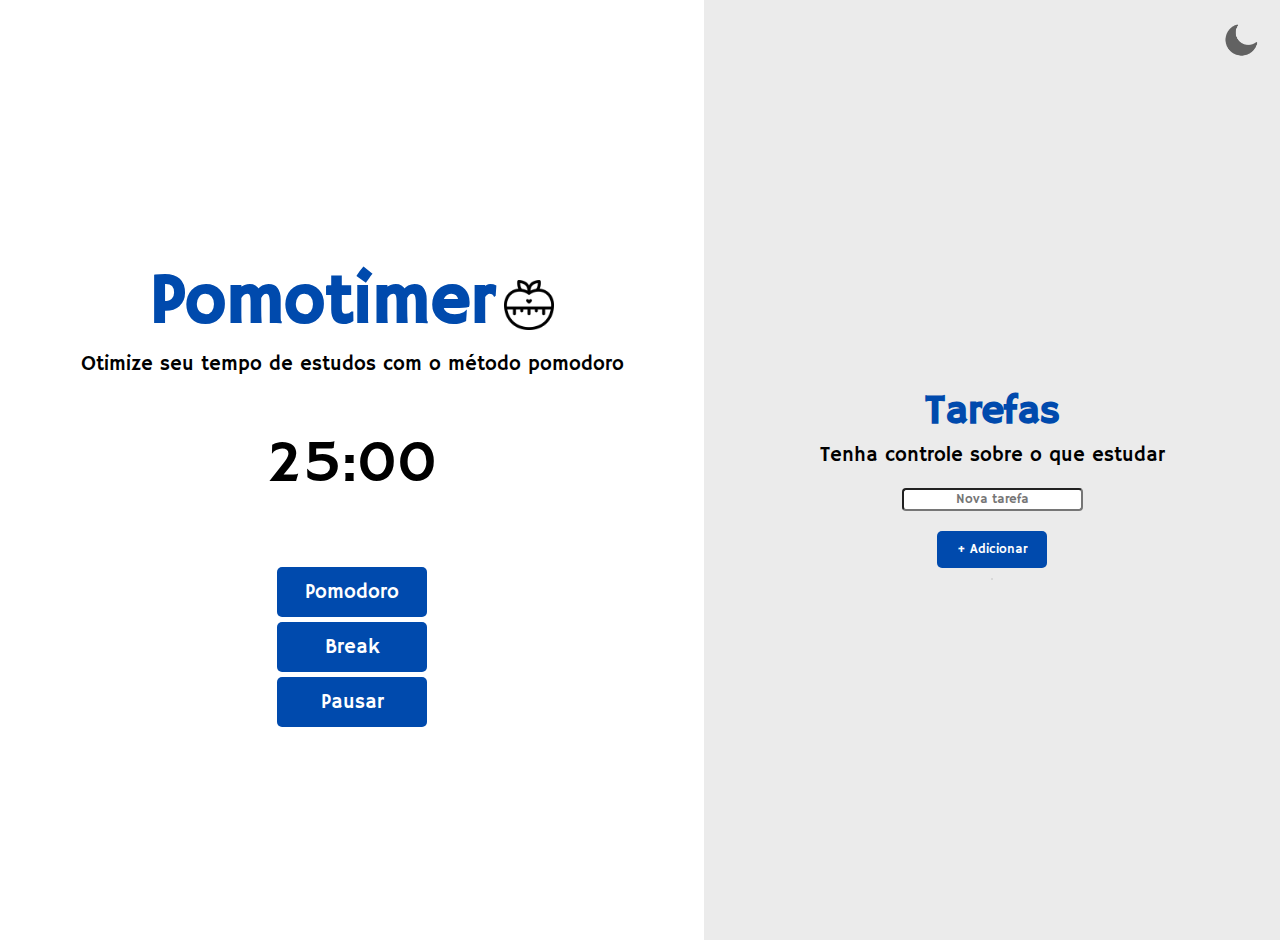
<file: Pomotimer/mainsite/index.html>
<!DOCTYPE html>
<html lang="pt-br">
<head>
    <meta charset="UTF-8">
    <meta name="viewport" content="width=device-width, initial-scale=1.0">
    <title>Pomotimer</title>
    <link rel="icon" href="../imagens/favicon.png" type="image/x-icon"> <!-- ícone que fica no título da página -->
    <link href="https://fonts.googleapis.com/css2?family=Hammersmith+One&display=swap" rel="stylesheet"> <!-- a fonte do google fonts -->
    <link id="themeStylesheet" rel="stylesheet" href="light-theme.css"> <!-- aplicando o css default -->
</head>
<body>
    <div class="container"> <!-- criando um container para poder trabalhar com o grid -->     
<div class="left"> <!---lado esquerdo da página --> 
    <h1 class="title">Pomotimer</h1>
    <p>Otimize seu tempo de estudos com o método pomodoro</p>
        <div class="timer-container"> <!-- container do timer -->
            <p id="timer">25:00</p>
        </div>
    <!-- criando os botões, os id servem para chamá-los no css e no js -->
    <button id="startPauseButton">Pomodoro</button>
    <button id="breakButton">Break</button>
    <button id="pauseButton">Pausar</button>
</div> <!-- fechando a div do lado esquerdo -->

<div class="right"> <!---lado direito--> 
    <img src="../imagens/moon.png" id="themeToggle" id="icon" class="tema" alt="Tema"> <!-- a imagem default de troca de temas, o id toggle é para chamá-la no js -->
    <h1 class="tasks">Tarefas</h1>
    <p>Tenha controle sobre o que estudar</p>
    <input type="text" id="tarefa" id="myInput" placeholder="Nova tarefa">
    <button class="addtask" id="bybtn" onclick="adicionarTarefa()">+ Adicionar</button> <!-- aqui tem um pouco de js -->
    <ul id="listaTarefas"></ul>
</div> <!-- fechando a div do lado direito --> 
<script src="js.js" defer></script> <!-- aplicando o js na página -->
</body>

</html>
</file>
<file: Pomotimer/mainsite/light-theme.css>
/* esqueleto do site */
body {
    margin: 0;
    font-family: 'Hammersmith One', Arial, Helvetica, sans-serif;
}

.container {
    display: grid;
    grid-template-columns: 55% 45%;
    height: 100vh;
}

.left {
    background-color: #ffffff;
    padding: 20px;
    display: flex;
    flex-direction: column;
    justify-content: center;
    align-items: center;
    height: 100vh; 
}

.right {
    background-color: #ebebeb; 
    padding: 20px;
    display: flex;
    flex-direction: column;
    justify-content: center;
    align-items: center;
    height: 100vh; 
}

/* título */
.title {
    color: #004aad;
    position: relative;
    font-size: 70px; 
    margin-bottom: 0%;
    transition: color 0.5s ease;
}

.title::after { /*pro tomatinho do lado do título*/
    content: ''; 
    display: inline-block; 
    width: 50px;
    height: 50px; 
    background: url('../imagens/pomodorolight.png') no-repeat center center;
    background-size: contain; 
    margin-left: 10px; 
    vertical-align: middle;
}

/* parágrafos */
p {
    font-size: 20px;
    margin-top: 6px;
}

/* cronômetro */
#timer { 
    font-size: 60px;
    font-family: 'Hammersmith One', sans-serif;
    margin-top: 30px;
}

/* botões */
button {
    transition: background-color 0.3s, color 0.3s;
}

#startPauseButton, #pauseButton, #breakButton {
    width: 150px; 
    height: 50px;
    padding: 10px 20px;
    font-size: 20px;
    background-color: #004aad;
    font-family: 'Hammersmith One', sans-serif;
    color: white;
    border: none;
    border-radius: 5px;
    cursor: pointer;
    margin-top: 5px;
    transition: background-color 0.3s;
}

#startPauseButton:hover, #pauseButton:hover, #breakButton:hover {
    background-color: #003680; 
}

/*botão de troca de tema*/
.tema {
    position: absolute; 
    top: 20px;
    right: 20px; 
    width: 40px; 
    height: auto;
    z-index: 10; 
    cursor: pointer; 
}

/* parte de tarefas */
.tasks {
    color: #004aad;
    text-align: center;
    position: relative;
    font-size: 40px; 
    margin-bottom: 0%;
    transition: color 0.5s ease;
    }

#tarefa {
    font-family: 'Hammersmith One', sans-serif;
    text-align: center;
    border-radius: 4px;
} 

#listaTarefas {
    list-style-type: none;
    padding: 0;
    margin: 0;
    max-height: 250px;
    overflow-y: auto;
    border: 1px solid #ccc; 
    border-radius: 5px;
}

#listaTarefas li {
    display: flex;
    justify-content: space-between;
    align-items: center; 
    margin: 5px 0; 
    padding: 10px; 
    max-width: 300px; 
    word-wrap: break-word; 
    transition: background-color 0.3s, opacity 0.5s, transform 0.5s;
}

li.remover {
    opacity: 0;
    transform: translateY(-10px);
}

#listaTarefas li:hover {
    background-color: #f0f0f0; 
}

.delete-btn {
    background: none;
    border: none;
    color: rgb(12, 145, 29);
    cursor: pointer;
    font-size: 16px; 
    margin-left: 10px;
}

.addtask {
    margin-top: 20px;
    margin-bottom: 10px;
    font-family: 'Hammersmith One', Arial, Helvetica, sans-serif;
    padding: 10px 20px;
    background-color: #004aad; 
    color: white;
    border: none; 
    border-radius: 5px; 
    cursor: pointer; 
    transition: background-color 0.4s; 
    }
    
.addtask:hover {
    background-color: #003680; 
    }
</file>
